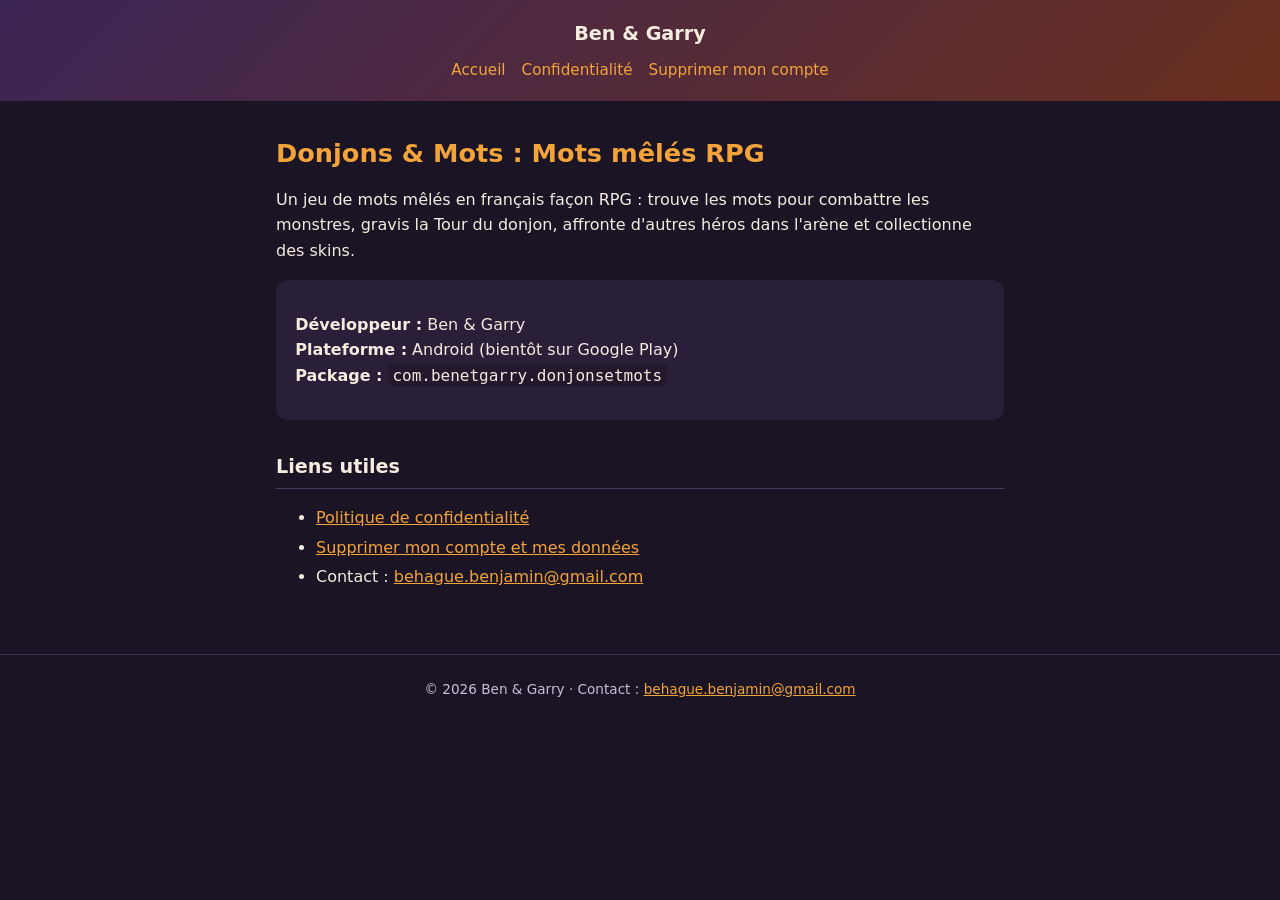
<file: index.html>
<!doctype html><html lang="fr"><head><meta charset="utf-8"><meta name="viewport" content="width=device-width,initial-scale=1"><title>Ben & Garry – Donjons & Mots</title><link rel="stylesheet" href="style.css"></head><body>
<header><a href="">Ben &amp; Garry</a><nav><a href="">Accueil</a><a href="confidentialite/">Confidentialité</a><a href="suppression-compte/">Supprimer mon compte</a></nav></header>
<main><h1>Donjons &amp; Mots : Mots mêlés RPG</h1>
<p>Un jeu de mots mêlés en français façon RPG : trouve les mots pour combattre les monstres, gravis la Tour du donjon, affronte d'autres héros dans l'arène et collectionne des skins.</p>
<div class="card"><p><strong>Développeur :</strong> Ben &amp; Garry<br><strong>Plateforme :</strong> Android (bientôt sur Google Play)<br><strong>Package :</strong> <code>com.benetgarry.donjonsetmots</code></p></div>
<h2>Liens utiles</h2>
<ul><li><a href="confidentialite/">Politique de confidentialité</a></li><li><a href="suppression-compte/">Supprimer mon compte et mes données</a></li><li>Contact : <a href="mailto:behague.benjamin@gmail.com">behague.benjamin@gmail.com</a></li></ul>
</main><footer>© 2026 Ben &amp; Garry · Contact : <a href="mailto:behague.benjamin@gmail.com">behague.benjamin@gmail.com</a></footer></body></html>
</file>
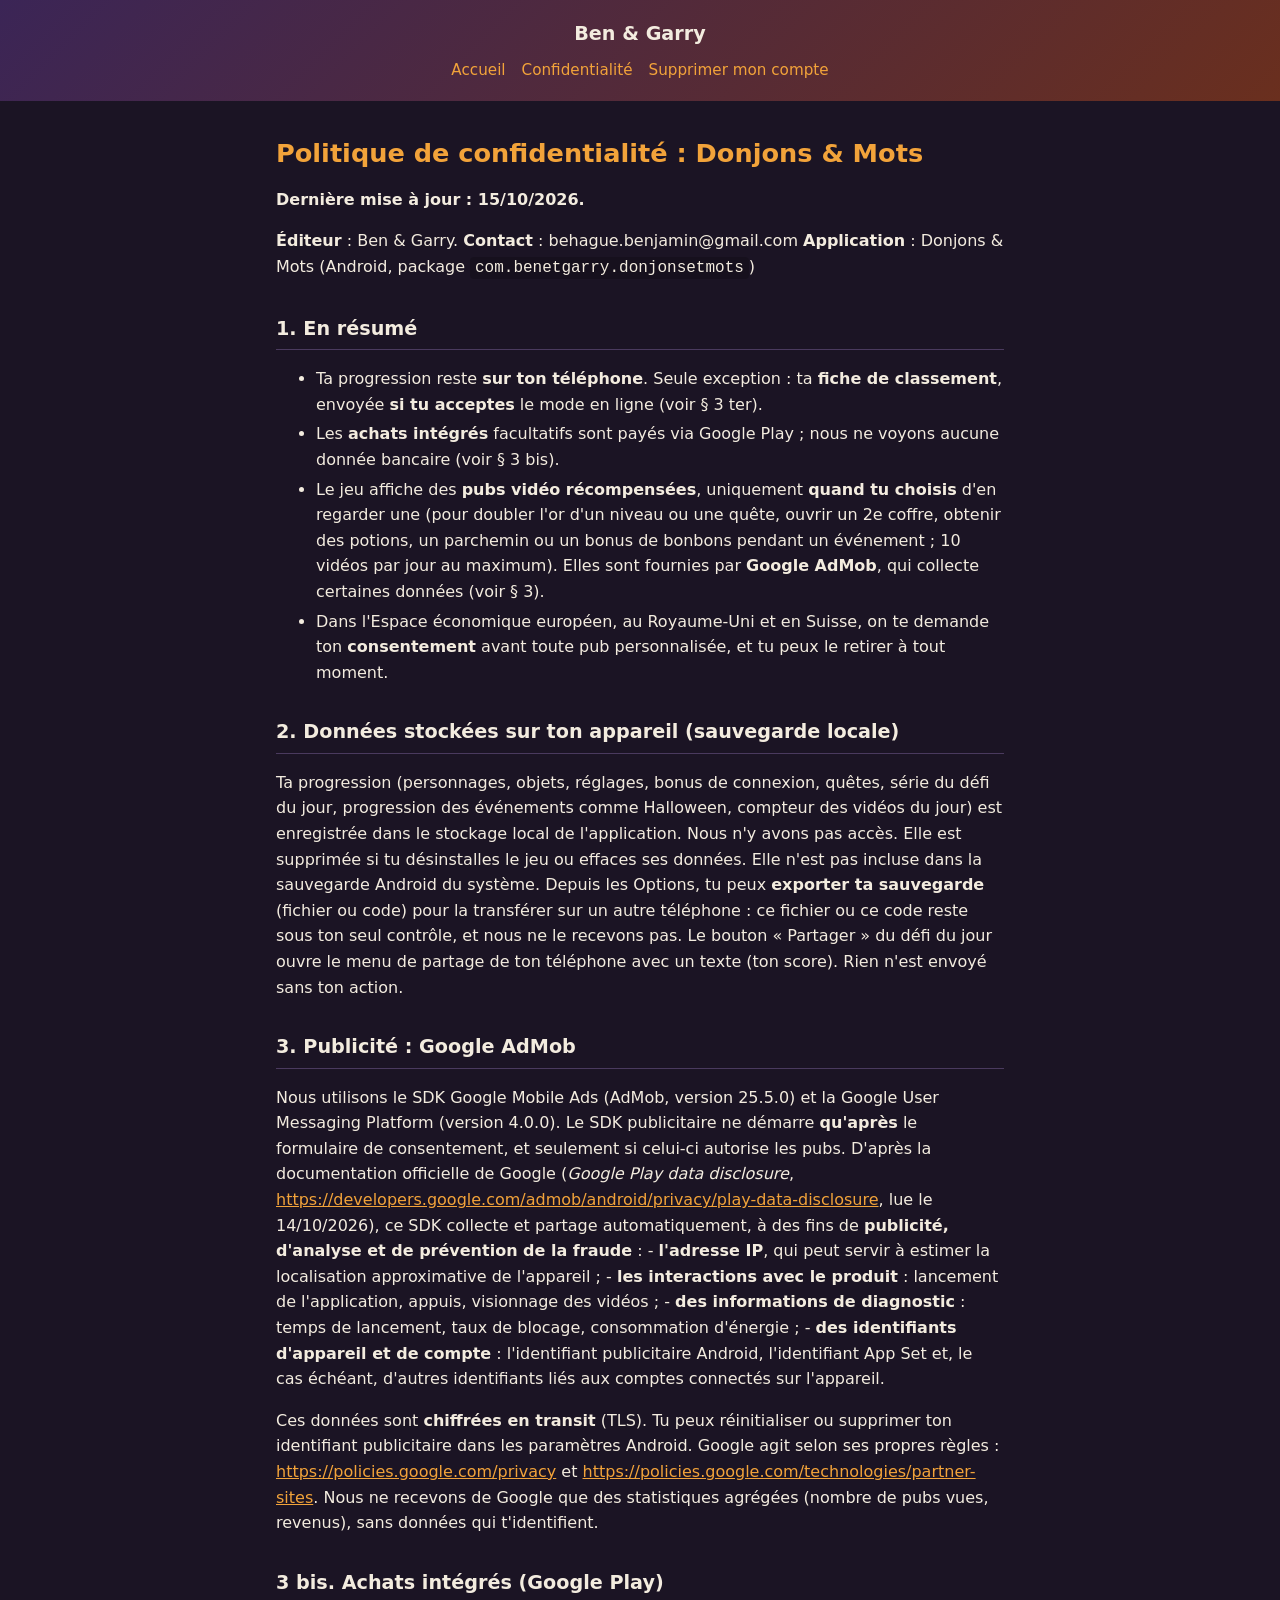
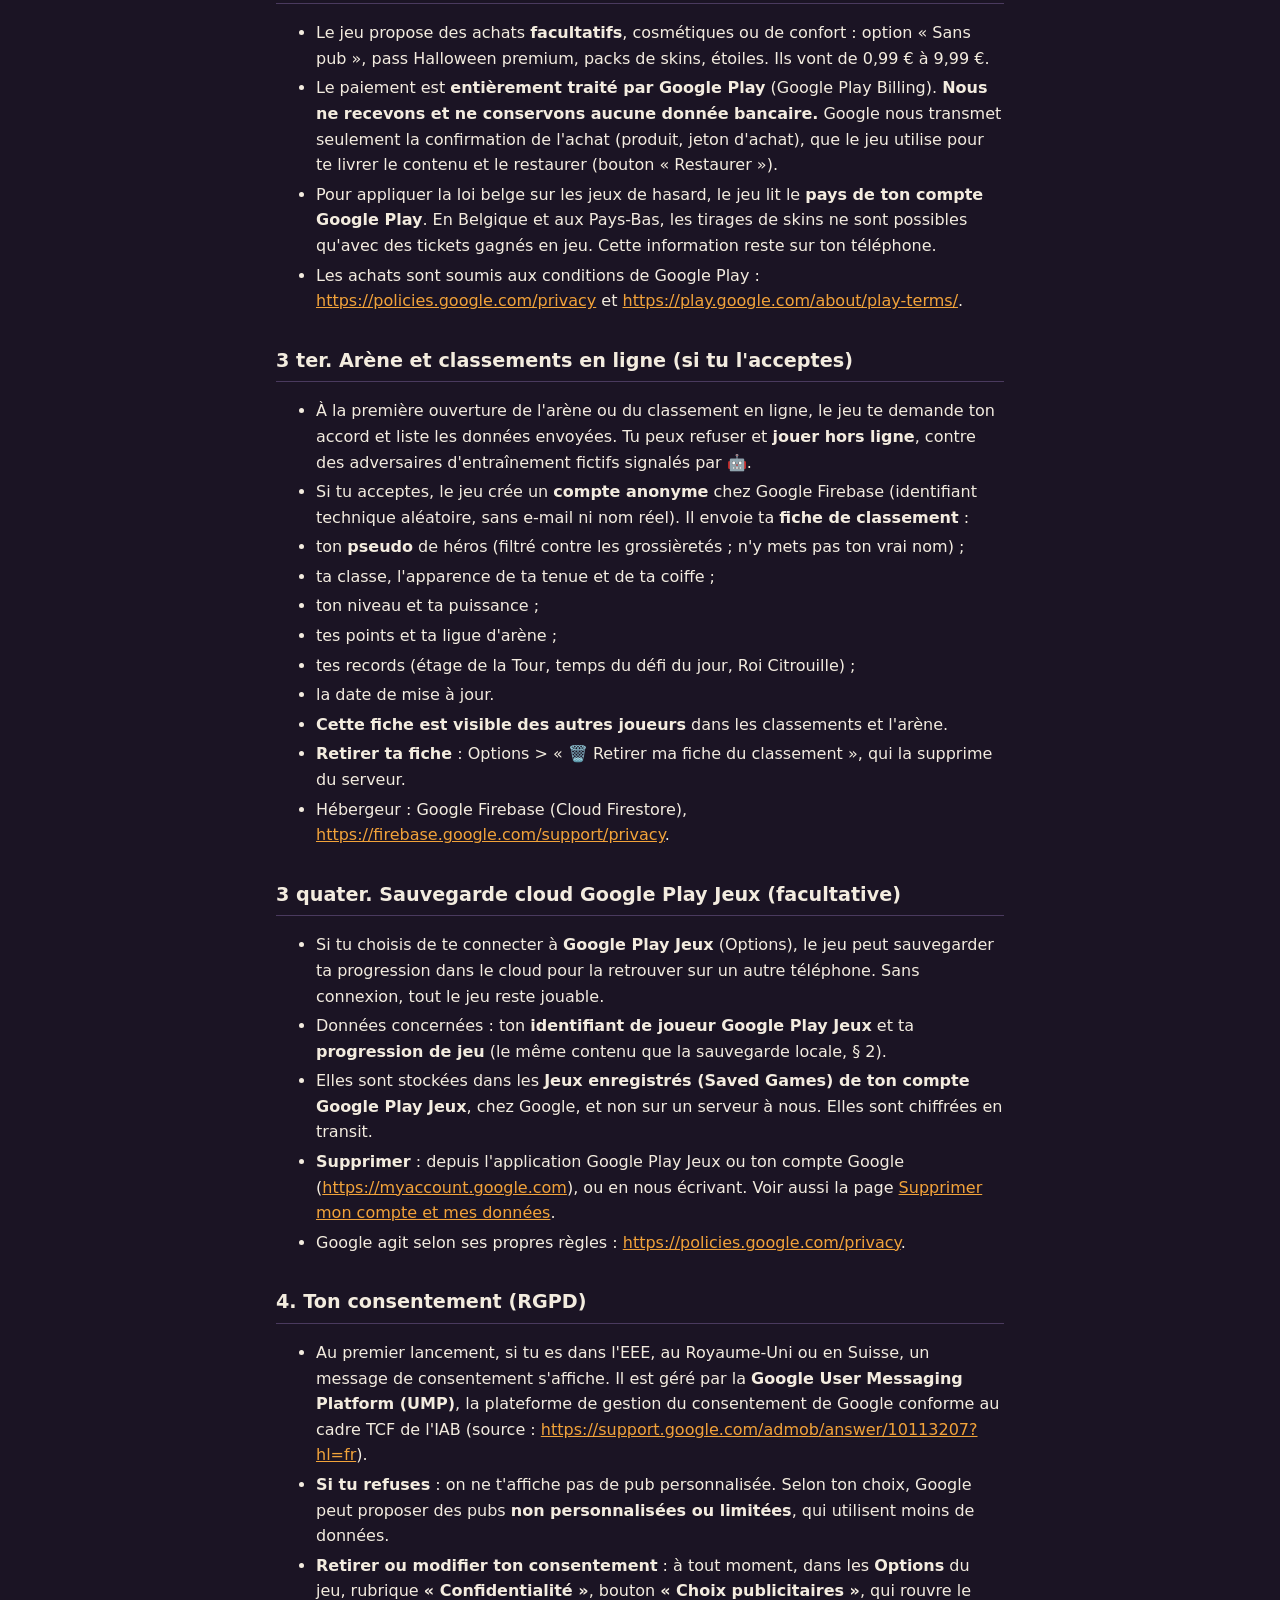
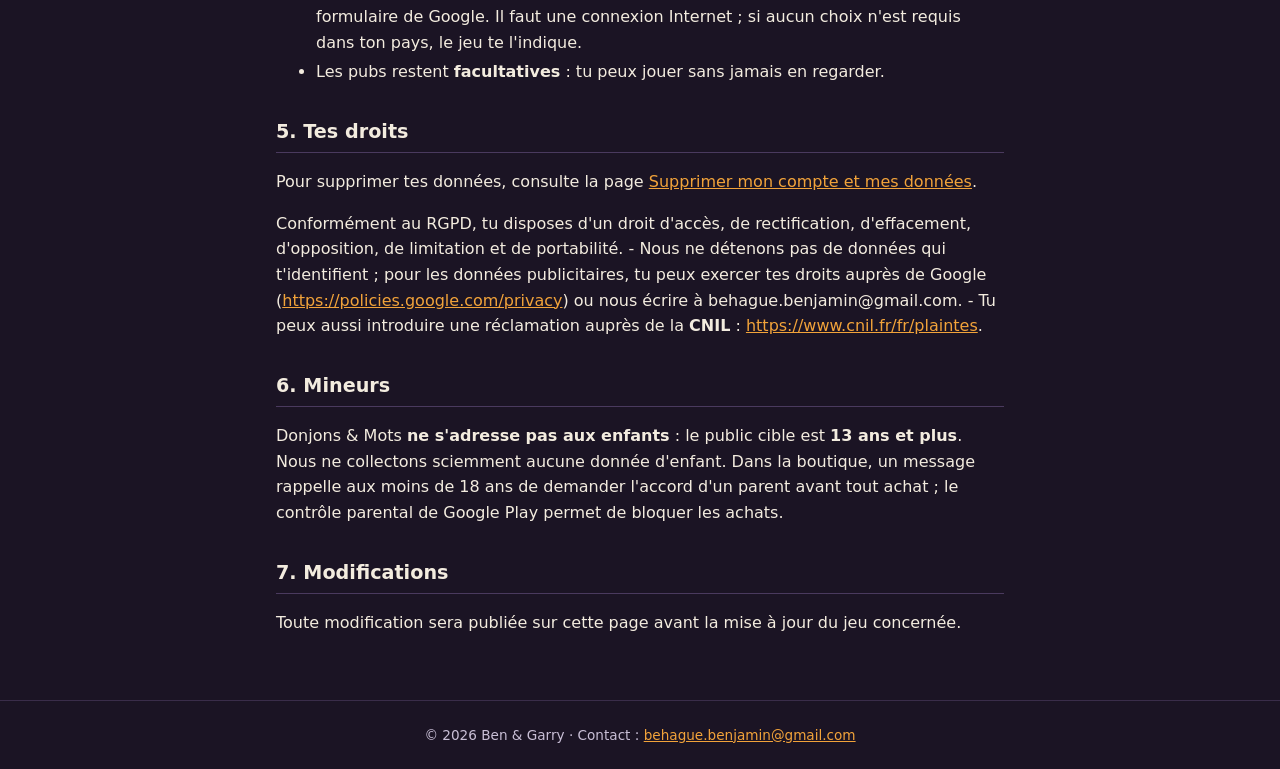
<file: confidentialite/index.html>
<!doctype html><html lang="fr"><head><meta charset="utf-8"><meta name="viewport" content="width=device-width,initial-scale=1"><title>Politique de confidentialité – Donjons & Mots</title><link rel="stylesheet" href="../style.css"></head><body>
<header><a href="../">Ben &amp; Garry</a><nav><a href="../">Accueil</a><a href="../confidentialite/">Confidentialité</a><a href="../suppression-compte/">Supprimer mon compte</a></nav></header>
<main><h1>Politique de confidentialité : Donjons &amp; Mots</h1>
<p><strong>Dernière mise à jour : 15/10/2026.</strong></p>
<p><strong>Éditeur</strong> : Ben &amp; Garry. <strong>Contact</strong> : behague.benjamin@gmail.com
<strong>Application</strong> : Donjons &amp; Mots (Android, package <code>com.benetgarry.donjonsetmots</code>)</p>
<h2>1. En résumé</h2>
<ul>
<li>Ta progression reste <strong>sur ton téléphone</strong>. Seule exception : ta <strong>fiche de classement</strong>, envoyée <strong>si tu acceptes</strong> le mode en ligne (voir § 3 ter).</li>
<li>Les <strong>achats intégrés</strong> facultatifs sont payés via Google Play ; nous ne voyons aucune donnée bancaire (voir § 3 bis).</li>
<li>Le jeu affiche des <strong>pubs vidéo récompensées</strong>, uniquement <strong>quand tu choisis</strong> d'en regarder une (pour doubler l'or d'un niveau ou une quête, ouvrir un 2e coffre, obtenir des potions, un parchemin ou un bonus de bonbons pendant un événement ; 10 vidéos par jour au maximum). Elles sont fournies par <strong>Google AdMob</strong>, qui collecte certaines données (voir § 3).</li>
<li>Dans l'Espace économique européen, au Royaume-Uni et en Suisse, on te demande ton <strong>consentement</strong> avant toute pub personnalisée, et tu peux le retirer à tout moment.</li>
</ul>
<h2>2. Données stockées sur ton appareil (sauvegarde locale)</h2>
<p>Ta progression (personnages, objets, réglages, bonus de connexion, quêtes, série du défi du jour, progression des événements comme Halloween, compteur des vidéos du jour) est enregistrée dans le stockage local de l'application. Nous n'y avons pas accès. Elle est supprimée si tu désinstalles le jeu ou effaces ses données. Elle n'est pas incluse dans la sauvegarde Android du système.
Depuis les Options, tu peux <strong>exporter ta sauvegarde</strong> (fichier ou code) pour la transférer sur un autre téléphone : ce fichier ou ce code reste sous ton seul contrôle, et nous ne le recevons pas.
Le bouton « Partager » du défi du jour ouvre le menu de partage de ton téléphone avec un texte (ton score). Rien n'est envoyé sans ton action.</p>
<h2>3. Publicité : Google AdMob</h2>
<p>Nous utilisons le SDK Google Mobile Ads (AdMob, version 25.5.0) et la Google User Messaging Platform (version 4.0.0). Le SDK publicitaire ne démarre <strong>qu'après</strong> le formulaire de consentement, et seulement si celui-ci autorise les pubs. D'après la documentation officielle de Google (<em>Google Play data disclosure</em>, <a href="https://developers.google.com/admob/android/privacy/play-data-disclosure">https://developers.google.com/admob/android/privacy/play-data-disclosure</a>, lue le 14/10/2026), ce SDK collecte et partage automatiquement, à des fins de <strong>publicité, d'analyse et de prévention de la fraude</strong> :
- <strong>l'adresse IP</strong>, qui peut servir à estimer la localisation approximative de l'appareil ;
- <strong>les interactions avec le produit</strong> : lancement de l'application, appuis, visionnage des vidéos ;
- <strong>des informations de diagnostic</strong> : temps de lancement, taux de blocage, consommation d'énergie ;
- <strong>des identifiants d'appareil et de compte</strong> : l'identifiant publicitaire Android, l'identifiant App Set et, le cas échéant, d'autres identifiants liés aux comptes connectés sur l'appareil.</p>
<p>Ces données sont <strong>chiffrées en transit</strong> (TLS). Tu peux réinitialiser ou supprimer ton identifiant publicitaire dans les paramètres Android.
Google agit selon ses propres règles : <a href="https://policies.google.com/privacy">https://policies.google.com/privacy</a> et <a href="https://policies.google.com/technologies/partner-sites">https://policies.google.com/technologies/partner-sites</a>.
Nous ne recevons de Google que des statistiques agrégées (nombre de pubs vues, revenus), sans données qui t'identifient.</p>
<h2>3 bis. Achats intégrés (Google Play)</h2>
<ul>
<li>Le jeu propose des achats <strong>facultatifs</strong>, cosmétiques ou de confort : option « Sans pub », pass Halloween premium, packs de skins, étoiles. Ils vont de 0,99 € à 9,99 €.</li>
<li>Le paiement est <strong>entièrement traité par Google Play</strong> (Google Play Billing). <strong>Nous ne recevons et ne conservons aucune donnée bancaire.</strong> Google nous transmet seulement la confirmation de l'achat (produit, jeton d'achat), que le jeu utilise pour te livrer le contenu et le restaurer (bouton « Restaurer »).</li>
<li>Pour appliquer la loi belge sur les jeux de hasard, le jeu lit le <strong>pays de ton compte Google Play</strong>. En Belgique et aux Pays-Bas, les tirages de skins ne sont possibles qu'avec des tickets gagnés en jeu. Cette information reste sur ton téléphone.</li>
<li>Les achats sont soumis aux conditions de Google Play : <a href="https://policies.google.com/privacy">https://policies.google.com/privacy</a> et <a href="https://play.google.com/about/play-terms/">https://play.google.com/about/play-terms/</a>.</li>
</ul>
<h2>3 ter. Arène et classements en ligne (si tu l'acceptes)</h2>
<ul>
<li>À la première ouverture de l'arène ou du classement en ligne, le jeu te demande ton accord et liste les données envoyées. Tu peux refuser et <strong>jouer hors ligne</strong>, contre des adversaires d'entraînement fictifs signalés par 🤖.</li>
<li>Si tu acceptes, le jeu crée un <strong>compte anonyme</strong> chez Google Firebase (identifiant technique aléatoire, sans e-mail ni nom réel). Il envoie ta <strong>fiche de classement</strong> :</li>
<li>ton <strong>pseudo</strong> de héros (filtré contre les grossièretés ; n'y mets pas ton vrai nom) ;</li>
<li>ta classe, l'apparence de ta tenue et de ta coiffe ;</li>
<li>ton niveau et ta puissance ;</li>
<li>tes points et ta ligue d'arène ;</li>
<li>tes records (étage de la Tour, temps du défi du jour, Roi Citrouille) ;</li>
<li>la date de mise à jour.</li>
<li><strong>Cette fiche est visible des autres joueurs</strong> dans les classements et l'arène.</li>
<li><strong>Retirer ta fiche</strong> : Options &gt; « 🗑️ Retirer ma fiche du classement », qui la supprime du serveur.</li>
<li>Hébergeur : Google Firebase (Cloud Firestore), <a href="https://firebase.google.com/support/privacy">https://firebase.google.com/support/privacy</a>.</li>
</ul>
<h2>3 quater. Sauvegarde cloud Google Play Jeux (facultative)</h2>
<ul>
<li>Si tu choisis de te connecter à <strong>Google Play Jeux</strong> (Options), le jeu peut sauvegarder ta progression dans le cloud pour la retrouver sur un autre téléphone. Sans connexion, tout le jeu reste jouable.</li>
<li>Données concernées : ton <strong>identifiant de joueur Google Play Jeux</strong> et ta <strong>progression de jeu</strong> (le même contenu que la sauvegarde locale, § 2).</li>
<li>Elles sont stockées dans les <strong>Jeux enregistrés (Saved Games) de ton compte Google Play Jeux</strong>, chez Google, et non sur un serveur à nous. Elles sont chiffrées en transit.</li>
<li><strong>Supprimer</strong> : depuis l'application Google Play Jeux ou ton compte Google (<a href="https://myaccount.google.com">https://myaccount.google.com</a>), ou en nous écrivant. Voir aussi la page <a href="../suppression-compte/">Supprimer mon compte et mes données</a>.</li>
<li>Google agit selon ses propres règles : <a href="https://policies.google.com/privacy">https://policies.google.com/privacy</a>.</li>
</ul>
<h2>4. Ton consentement (RGPD)</h2>
<ul>
<li>Au premier lancement, si tu es dans l'EEE, au Royaume-Uni ou en Suisse, un message de consentement s'affiche. Il est géré par la <strong>Google User Messaging Platform (UMP)</strong>, la plateforme de gestion du consentement de Google conforme au cadre TCF de l'IAB (source : <a href="https://support.google.com/admob/answer/10113207?hl=fr">https://support.google.com/admob/answer/10113207?hl=fr</a>).</li>
<li><strong>Si tu refuses</strong> : on ne t'affiche pas de pub personnalisée. Selon ton choix, Google peut proposer des pubs <strong>non personnalisées ou limitées</strong>, qui utilisent moins de données.</li>
<li><strong>Retirer ou modifier ton consentement</strong> : à tout moment, dans les <strong>Options</strong> du jeu, rubrique <strong>« Confidentialité »</strong>, bouton <strong>« Choix publicitaires »</strong>, qui rouvre le formulaire de Google. Il faut une connexion Internet ; si aucun choix n'est requis dans ton pays, le jeu te l'indique.</li>
<li>Les pubs restent <strong>facultatives</strong> : tu peux jouer sans jamais en regarder.</li>
</ul>
<h2>5. Tes droits</h2>
<p>Pour supprimer tes données, consulte la page <a href="../suppression-compte/">Supprimer mon compte et mes données</a>.</p>
<p>Conformément au RGPD, tu disposes d'un droit d'accès, de rectification, d'effacement, d'opposition, de limitation et de portabilité.
- Nous ne détenons pas de données qui t'identifient ; pour les données publicitaires, tu peux exercer tes droits auprès de Google (<a href="https://policies.google.com/privacy">https://policies.google.com/privacy</a>) ou nous écrire à behague.benjamin@gmail.com.
- Tu peux aussi introduire une réclamation auprès de la <strong>CNIL</strong> : <a href="https://www.cnil.fr/fr/plaintes">https://www.cnil.fr/fr/plaintes</a>.</p>
<h2>6. Mineurs</h2>
<p>Donjons &amp; Mots <strong>ne s'adresse pas aux enfants</strong> : le public cible est <strong>13 ans et plus</strong>. Nous ne collectons sciemment aucune donnée d'enfant. Dans la boutique, un message rappelle aux moins de 18 ans de demander l'accord d'un parent avant tout achat ; le contrôle parental de Google Play permet de bloquer les achats.</p>
<h2>7. Modifications</h2>
<p>Toute modification sera publiée sur cette page avant la mise à jour du jeu concernée.</p></main><footer>© 2026 Ben &amp; Garry · Contact : <a href="mailto:behague.benjamin@gmail.com">behague.benjamin@gmail.com</a></footer></body></html>
</file>
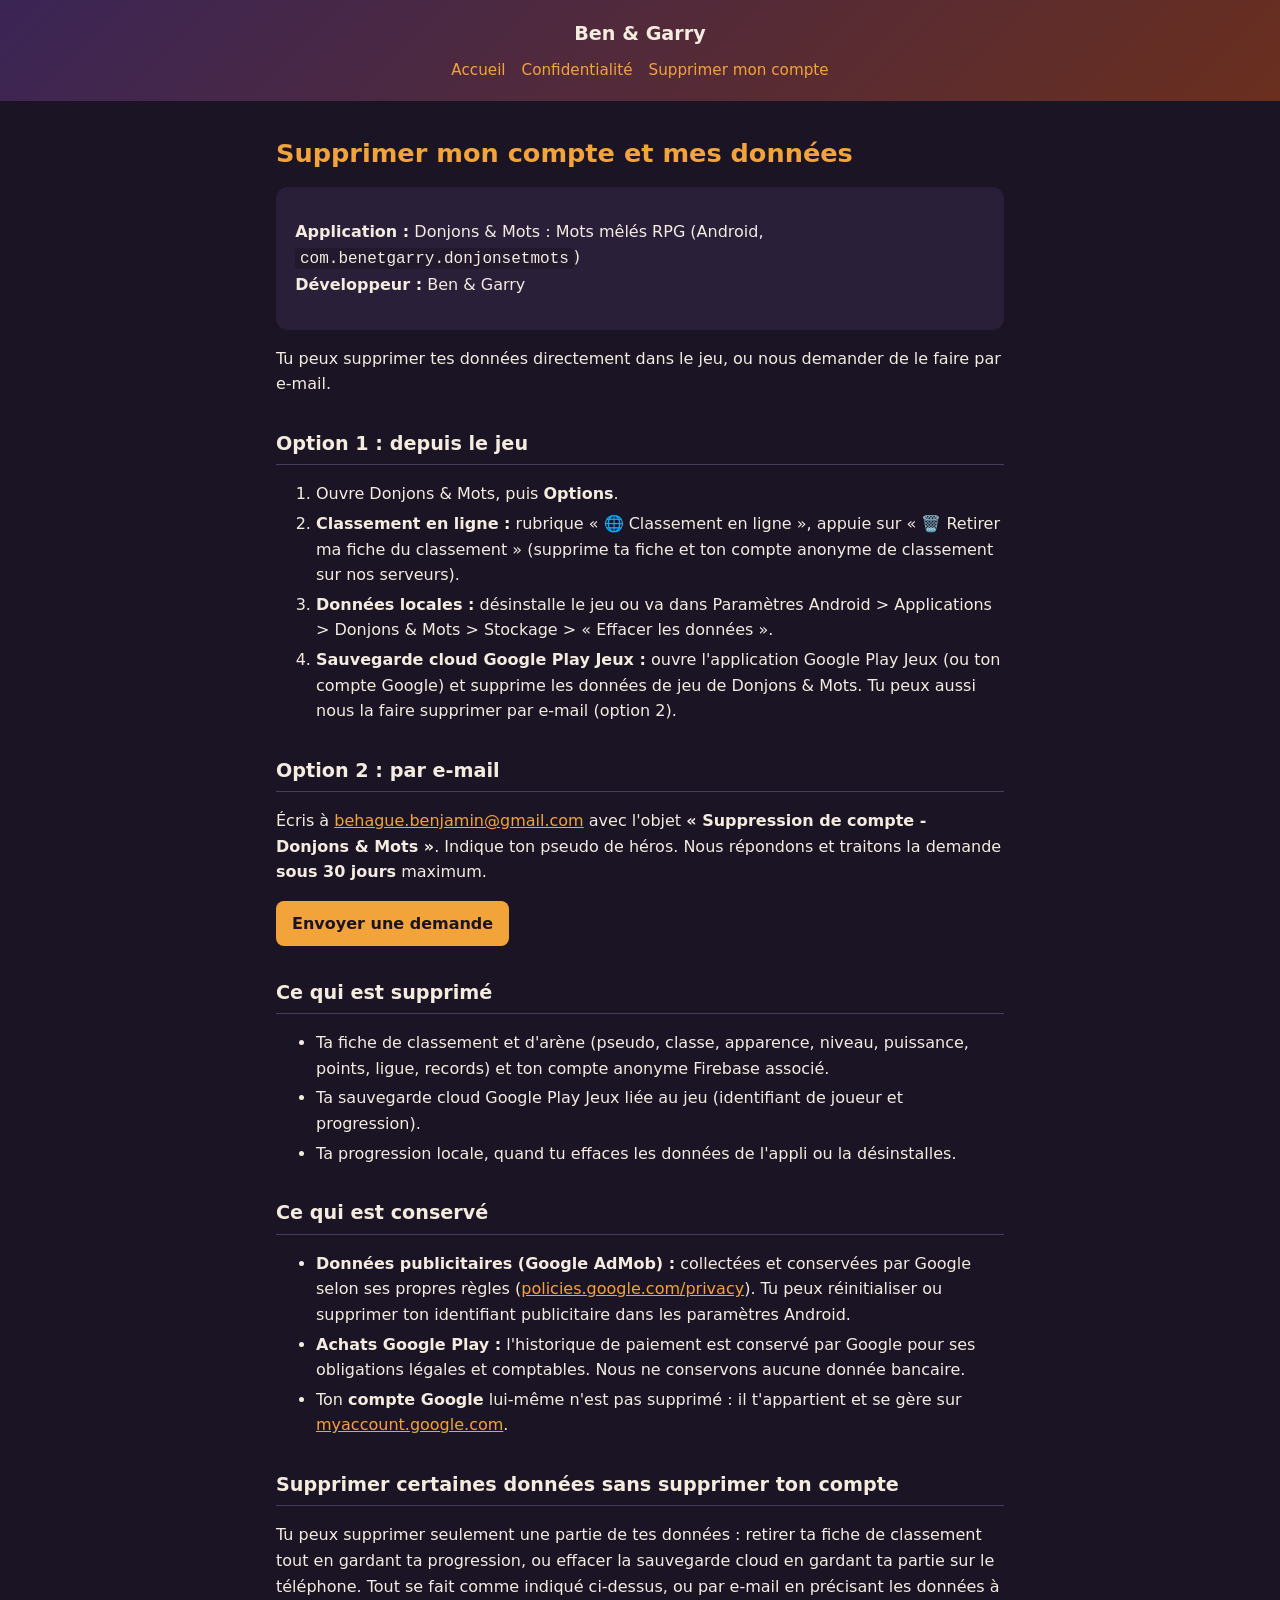
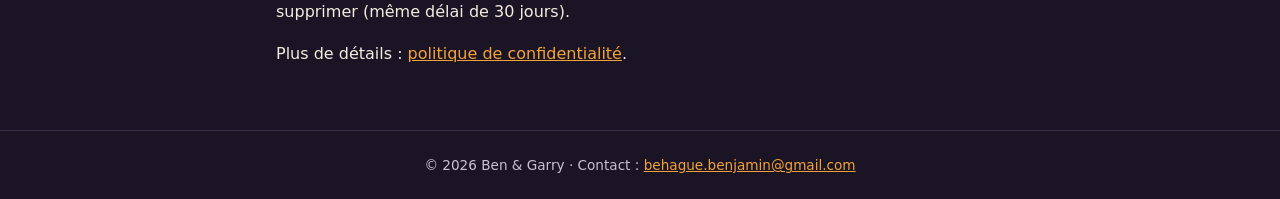
<file: suppression-compte/index.html>
<!doctype html><html lang="fr"><head><meta charset="utf-8"><meta name="viewport" content="width=device-width,initial-scale=1"><title>Supprimer mon compte – Donjons & Mots</title><link rel="stylesheet" href="../style.css"></head><body>
<header><a href="../">Ben &amp; Garry</a><nav><a href="../">Accueil</a><a href="../confidentialite/">Confidentialité</a><a href="../suppression-compte/">Supprimer mon compte</a></nav></header>
<main><h1>Supprimer mon compte et mes données</h1>
<div class="card"><p><strong>Application :</strong> Donjons &amp; Mots : Mots mêlés RPG (Android, <code>com.benetgarry.donjonsetmots</code>)<br><strong>Développeur :</strong> Ben &amp; Garry</p></div>
<p>Tu peux supprimer tes données directement dans le jeu, ou nous demander de le faire par e-mail.</p>
<h2>Option 1 : depuis le jeu</h2>
<ol><li>Ouvre Donjons &amp; Mots, puis <strong>Options</strong>.</li>
<li><strong>Classement en ligne :</strong> rubrique « 🌐 Classement en ligne », appuie sur « 🗑️ Retirer ma fiche du classement » (supprime ta fiche et ton compte anonyme de classement sur nos serveurs).</li>
<li><strong>Données locales :</strong> désinstalle le jeu ou va dans Paramètres Android &gt; Applications &gt; Donjons &amp; Mots &gt; Stockage &gt; « Effacer les données ».</li>
<li><strong>Sauvegarde cloud Google Play Jeux :</strong> ouvre l'application Google Play Jeux (ou ton compte Google) et supprime les données de jeu de Donjons &amp; Mots. Tu peux aussi nous la faire supprimer par e-mail (option 2).</li></ol>
<h2>Option 2 : par e-mail</h2>
<p>Écris à <a href="mailto:behague.benjamin@gmail.com?subject=Suppression%20de%20compte%20-%20Donjons%20%26%20Mots">behague.benjamin@gmail.com</a> avec l'objet <strong>« Suppression de compte - Donjons &amp; Mots »</strong>. Indique ton pseudo de héros. Nous répondons et traitons la demande <strong>sous 30 jours</strong> maximum.</p>
<p><a class="btn" href="mailto:behague.benjamin@gmail.com?subject=Suppression%20de%20compte%20-%20Donjons%20%26%20Mots">Envoyer une demande</a></p>
<h2>Ce qui est supprimé</h2>
<ul><li>Ta fiche de classement et d'arène (pseudo, classe, apparence, niveau, puissance, points, ligue, records) et ton compte anonyme Firebase associé.</li>
<li>Ta sauvegarde cloud Google Play Jeux liée au jeu (identifiant de joueur et progression).</li>
<li>Ta progression locale, quand tu effaces les données de l'appli ou la désinstalles.</li></ul>
<h2>Ce qui est conservé</h2>
<ul><li><strong>Données publicitaires (Google AdMob) :</strong> collectées et conservées par Google selon ses propres règles (<a href="https://policies.google.com/privacy">policies.google.com/privacy</a>). Tu peux réinitialiser ou supprimer ton identifiant publicitaire dans les paramètres Android.</li>
<li><strong>Achats Google Play :</strong> l'historique de paiement est conservé par Google pour ses obligations légales et comptables. Nous ne conservons aucune donnée bancaire.</li>
<li>Ton <strong>compte Google</strong> lui-même n'est pas supprimé : il t'appartient et se gère sur <a href="https://myaccount.google.com">myaccount.google.com</a>.</li></ul>
<h2>Supprimer certaines données sans supprimer ton compte</h2>
<p>Tu peux supprimer seulement une partie de tes données : retirer ta fiche de classement tout en gardant ta progression, ou effacer la sauvegarde cloud en gardant ta partie sur le téléphone. Tout se fait comme indiqué ci-dessus, ou par e-mail en précisant les données à supprimer (même délai de 30 jours).</p>
<p>Plus de détails : <a href="../confidentialite/">politique de confidentialité</a>.</p>
</main><footer>© 2026 Ben &amp; Garry · Contact : <a href="mailto:behague.benjamin@gmail.com">behague.benjamin@gmail.com</a></footer></body></html>
</file>
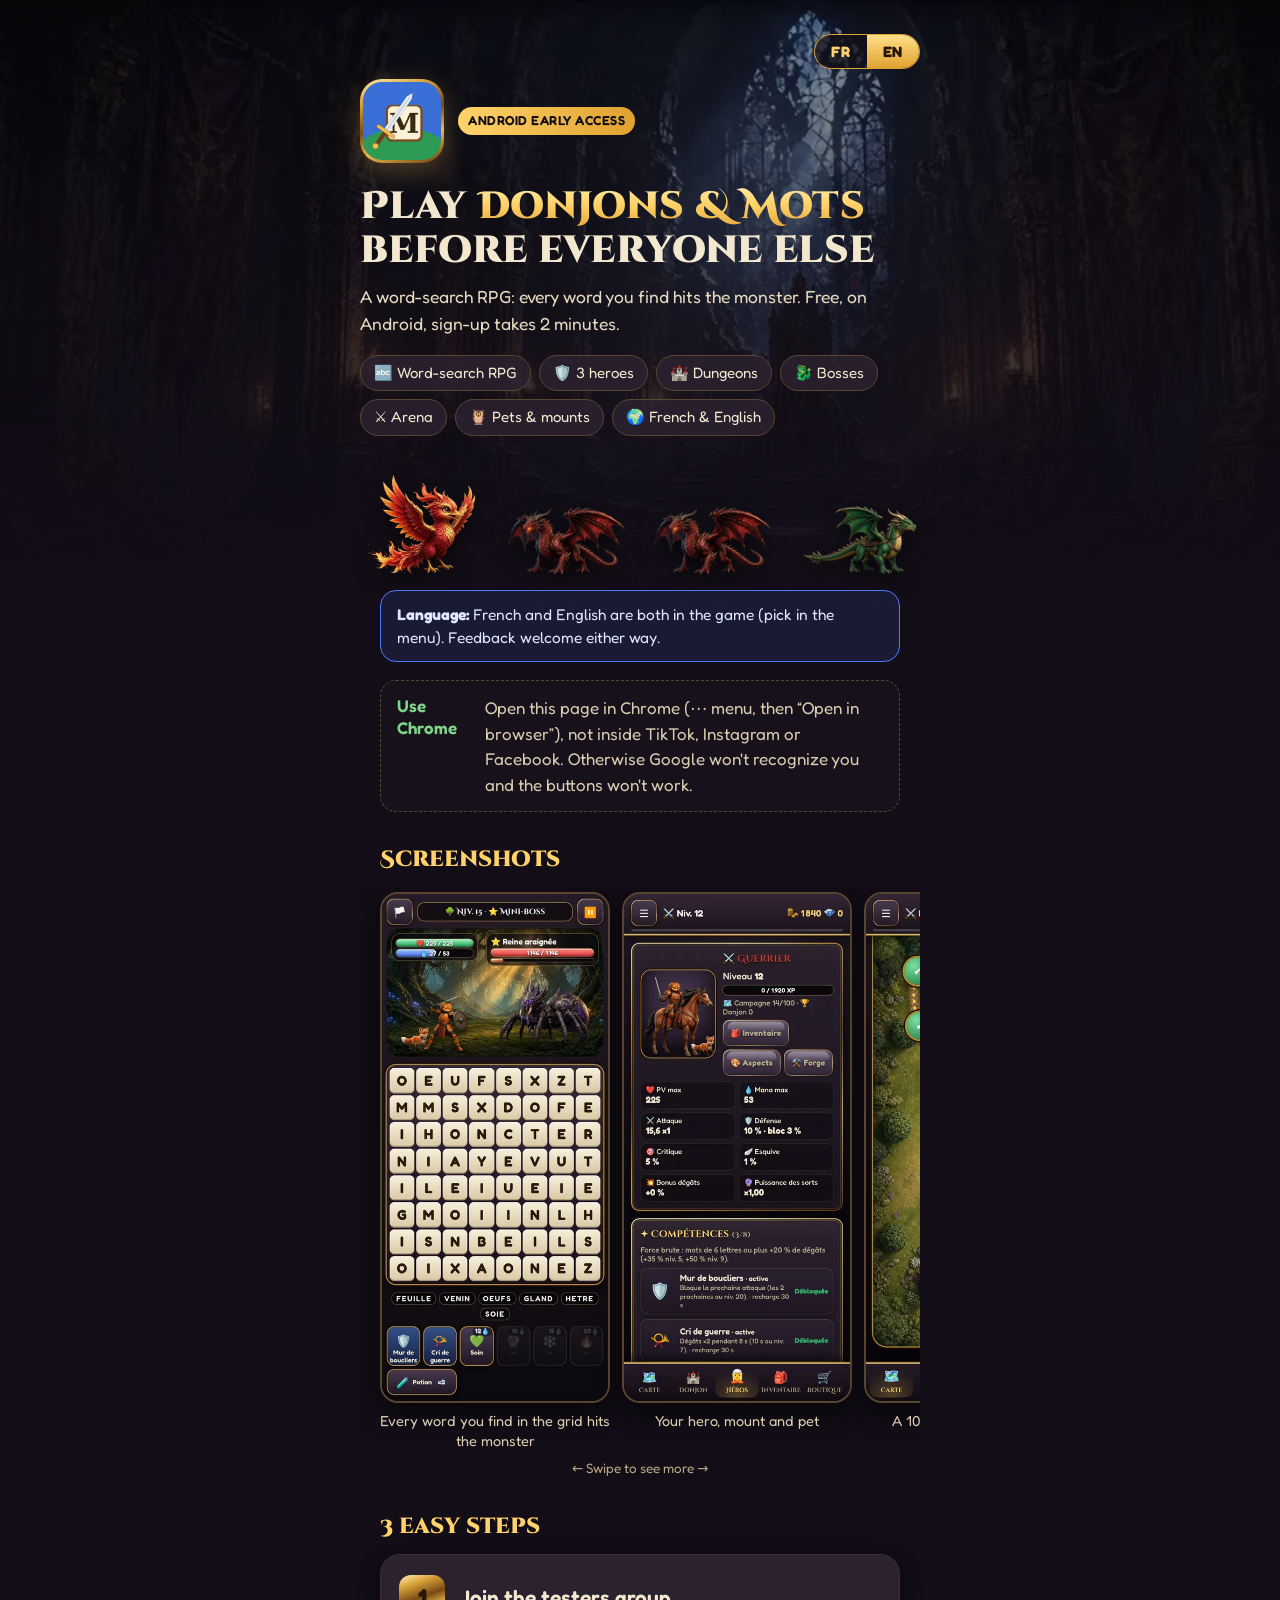
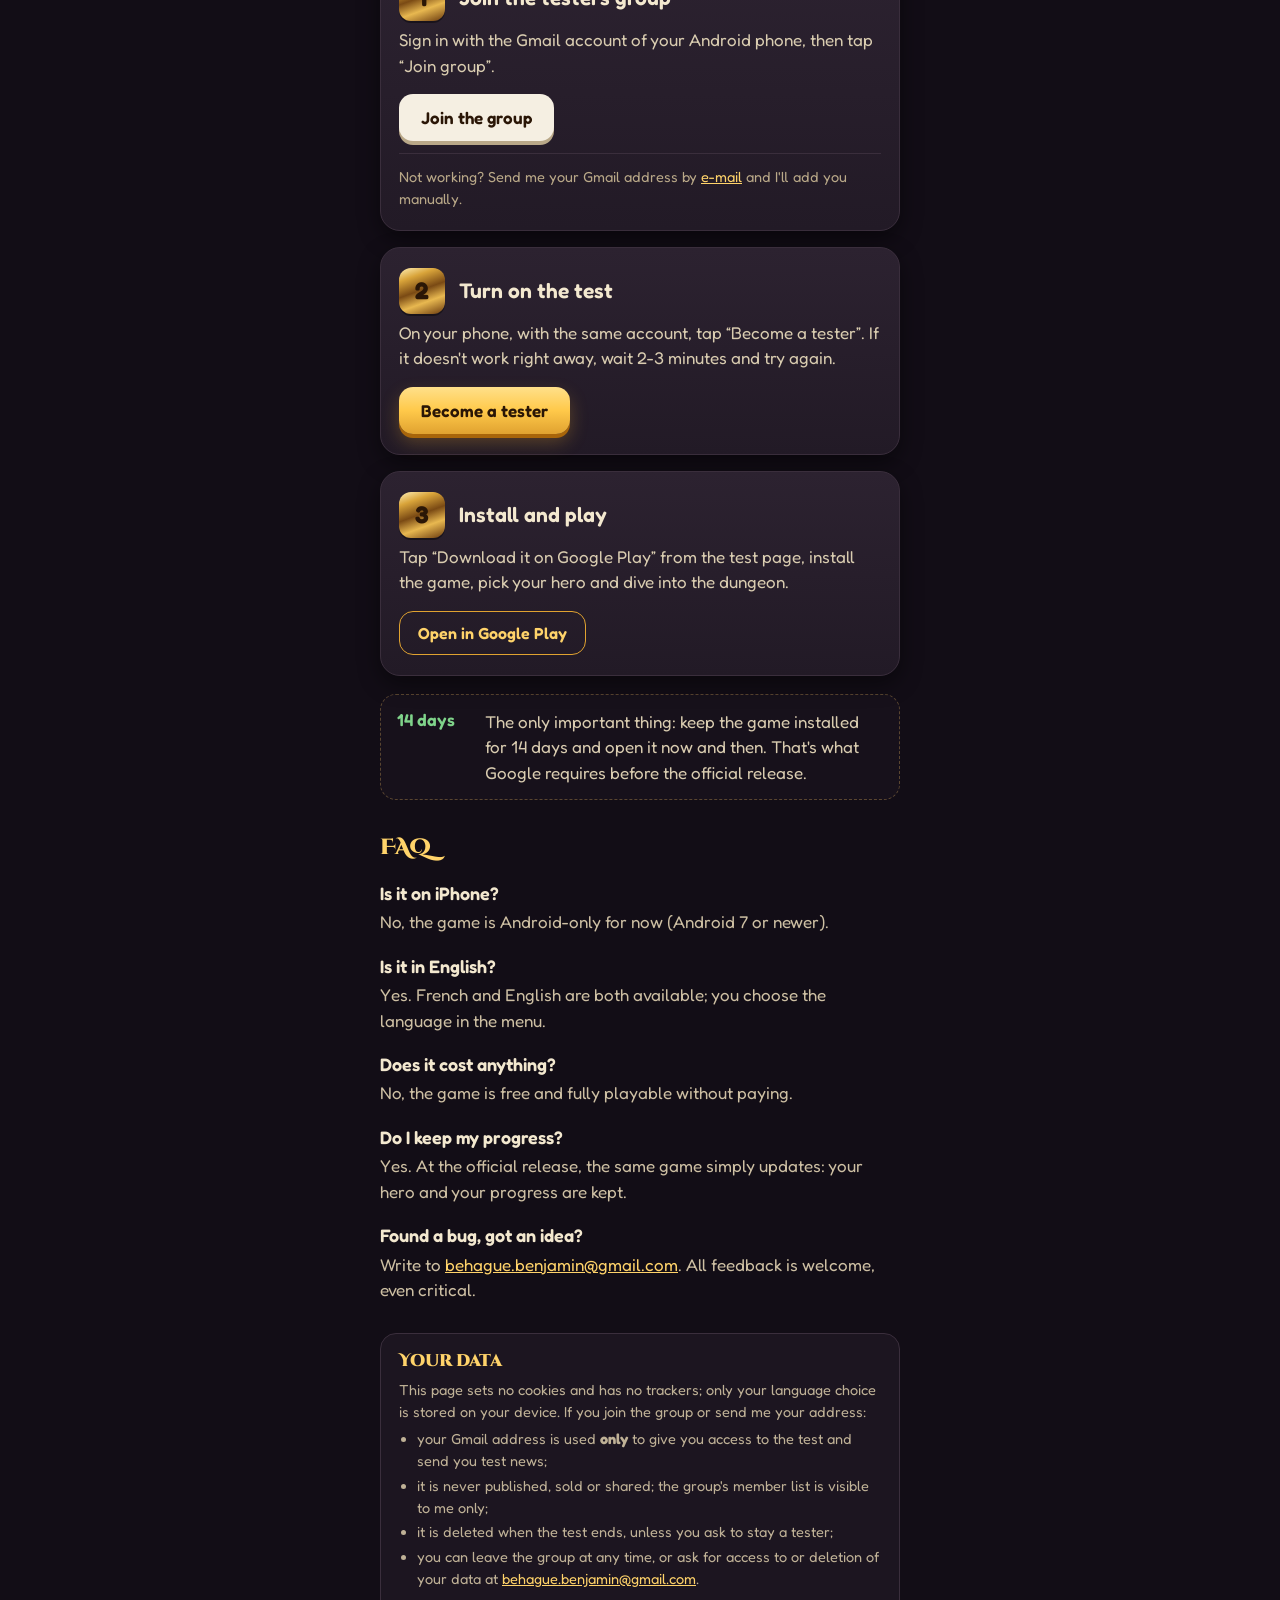
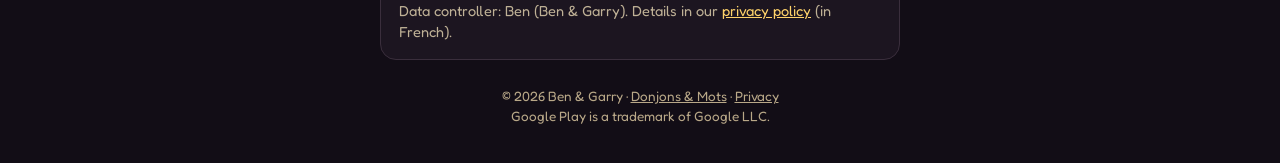
<file: testeurs/index.html>
<!doctype html>
<html lang="fr" class="l-fr">
<head>
<meta charset="utf-8">
<meta name="viewport" content="width=device-width,initial-scale=1,viewport-fit=cover">
<title>Teste Donjons &amp; Mots avant tout le monde – Avant-première Android</title>
<meta name="description" content="Deviens testeur de Donjons &amp; Mots, le jeu de mots mêlés RPG en français. Android, gratuit, inscription en 2 minutes. / Become a tester of Donjons &amp; Mots, a word-search RPG for Android. Free.">
<meta name="theme-color" content="#120d16">
<meta name="robots" content="noindex">
<meta property="og:title" content="Teste Donjons &amp; Mots avant tout le monde">
<meta property="og:description" content="Le jeu de mots mêlés RPG en français. Android, gratuit, inscription en 2 minutes.">
<meta property="og:image" content="https://benito344.github.io/donjonsetmots/testeurs/og-banniere.jpg">
<meta property="og:url" content="https://benito344.github.io/donjonsetmots/testeurs/">
<meta property="og:type" content="website">
<link rel="icon" href="favicon.png">
<link rel="apple-touch-icon" href="apple-touch-icon.png">
<link rel="preload" href="cinzel-deco-900.woff2" as="font" type="font/woff2" crossorigin>
<script>
/* ===================================================================
   ⚠️  À COMPLÉTER PAR BEN AVANT LA MISE EN LIGNE
   Colle ici l'adresse de ton Google Group, par exemple :
   https://groups.google.com/g/donjons-et-mots-testeurs
   Tant que c'est vide, le bouton « Rejoindre le groupe » reste grisé
   et la page propose d'envoyer son Gmail par e-mail à la place.
   =================================================================== */
window.GROUPE_URL = "https://groups.google.com/g/donjons-et-mots-testeurs";

/* Langue : ?lang=fr|en, sinon choix mémorisé, sinon langue du navigateur (français → FR, autre → EN). */
(function(){
  var l = null, q = (location.search.match(/[?&]lang=(fr|en)/) || [])[1];
  try { l = q || localStorage.getItem("dm-lang"); } catch(e) { l = q; }
  if (l !== "fr" && l !== "en") {
    var n = (navigator.languages && navigator.languages[0]) || navigator.language || "fr";
    l = /^fr/i.test(n) ? "fr" : "en";
  }
  var h = document.documentElement; h.className = "l-" + l; h.lang = l;
})();
</script>
<style>
@font-face{font-family:"Cinzel Decorative";src:url(cinzel-deco-900.woff2) format("woff2");font-weight:900;font-display:swap}
@font-face{font-family:"Fredoka";src:url(fredoka.woff2) format("woff2");font-weight:300 700;font-display:swap}
:root{
  --bg:#120d16;--bg2:#1c1520;--card:#221a26;--card2:#2c2230;--line:#5a4630;--line2:#3a2e3c;
  --ink:#f3e8cf;--muted:#b9a888;--gold:#ffd36a;--gold2:#e0a230;--gold3:#a8650a;--pumpkin:#ff8a2a;--green:#7fd38a;
  --frame:linear-gradient(160deg,#fff0b8 0%,#d9a43a 22%,#7a4a14 48%,#e8b850 70%,#6a3a0e 100%);
  --title:"Cinzel Decorative",Georgia,serif;--text:"Fredoka",system-ui,-apple-system,"Segoe UI",Roboto,sans-serif;
}
*{box-sizing:border-box}
html{-webkit-text-size-adjust:100%}
body{margin:0;background:var(--bg);color:var(--ink);font:400 17px/1.5 var(--text)}
a{color:var(--gold)}
.hero{position:relative;padding:28px 20px 8px;background:
  linear-gradient(180deg,rgba(18,13,22,.35) 0%,rgba(18,13,22,.8) 55%,var(--bg) 100%),
  url(fond-donjon.webp) center top/cover no-repeat}
.wrap{max-width:560px;margin:0 auto;padding:0 20px}
.hero .wrap{padding:0}
.brand{display:flex;align-items:center;gap:14px}
.icon{width:84px;height:84px;border-radius:22px;padding:3px;background:var(--frame);box-shadow:0 8px 26px rgba(255,190,80,.28)}
.icon img{display:block;width:100%;height:100%;border-radius:19px}
.tag{display:inline-block;font-size:13px;font-weight:600;letter-spacing:.04em;text-transform:uppercase;color:var(--bg);background:linear-gradient(90deg,var(--gold),var(--gold2));padding:4px 10px;border-radius:999px}
h1{font:900 31px/1.15 var(--title);margin:22px 0 12px;letter-spacing:.01em}
h1 .gold{background:linear-gradient(180deg,#fff0b8,#ffd36a 45%,#e0a230);-webkit-background-clip:text;background-clip:text;color:transparent}
.lead{color:#e6dac0;margin:0 0 18px;font-size:17.5px}
.pills{display:flex;flex-wrap:wrap;gap:8px;margin:0 0 22px;padding:0;list-style:none}
.pills li{border:1px solid var(--line);background:rgba(44,34,48,.85);border-radius:999px;padding:6px 13px;font-size:15px;white-space:nowrap}
.pills li.hw{border-color:#b55a1a;color:#ffc08a}
.strip{display:flex;justify-content:space-between;align-items:flex-end;margin:0 0 4px}
.strip img{width:24%;max-width:120px;height:auto;filter:drop-shadow(0 6px 10px rgba(0,0,0,.6))}
.note{border:1.5px dashed var(--line);border-radius:16px;padding:14px 16px;display:flex;gap:14px;margin:18px 0;background:rgba(28,21,32,.6)}
.note b.k{flex:0 0 74px;color:var(--green);font-weight:600;line-height:1.3}
.note p{margin:0;color:#d9ccb0}
.note.inapp b.k{color:var(--pumpkin)}
.note.inapp{border-color:var(--pumpkin);border-style:solid;background:rgba(80,40,10,.35)}
.note.ios{border-color:#c2554d;border-style:solid}
.hide{display:none!important}
h2{font:900 22px/1.25 var(--title);margin:34px 0 14px;color:var(--gold)}
.step{position:relative;background:linear-gradient(180deg,var(--card2),var(--card));border:1px solid var(--line2);border-radius:20px;padding:20px 18px 20px 18px;margin:0 0 16px;box-shadow:0 8px 22px rgba(0,0,0,.45)}
.step .hd{display:flex;align-items:center;gap:14px;margin-bottom:6px}
.num{flex:0 0 46px;height:46px;border-radius:12px;background:var(--frame);display:grid;place-items:center;font:700 24px/1 var(--text);color:#2a1606;box-shadow:0 2px 0 rgba(0,0,0,.4)}
.step h3{font:600 21px/1.25 var(--text);margin:0}
.step p{margin:6px 0 12px;color:#d9ccb0}
.btn{display:inline-block;text-decoration:none;font:600 17px/1 var(--text);padding:15px 22px;border-radius:14px;margin-top:4px;text-align:center}
.btn.gold{color:#2a1606;background:linear-gradient(180deg,#ffe08a,#ffc94a 50%,#e0a230);box-shadow:0 4px 0 var(--gold3),0 8px 18px rgba(224,162,48,.3)}
.btn.light{color:#2a1606;background:#f5efe2;box-shadow:0 4px 0 #b9a888}
.btn.ghost{color:var(--gold);border:1.5px solid var(--gold2);padding:13px 18px;font-size:16px}
.btn.off{background:#3a3040;color:#9b8ea0;box-shadow:none;pointer-events:none}
.small{font-size:14.5px;color:var(--muted)}
.fallback{margin-top:12px;padding-top:12px;border-top:1px solid var(--line2)}
.shot{display:flex;gap:14px;align-items:center;margin:8px 0 0}
.shot img{width:46%;max-width:200px;border-radius:16px;border:2px solid var(--line);box-shadow:0 10px 24px rgba(0,0,0,.55)}
.shot p{margin:0;color:#d9ccb0;font-size:16px}
.faq h3{font:600 18px/1.3 var(--text);margin:20px 0 4px;color:var(--ink)}
.faq p{margin:0;color:#cdbfa3}
.rgpd{background:var(--bg2);border:1px solid var(--line2);border-radius:16px;padding:16px 18px;margin:30px 0 0;font-size:14.5px;color:#bfb196}
.rgpd h2{font-size:17px;margin:0 0 8px}
.rgpd ul{margin:6px 0 0;padding-left:18px}
.rgpd li{margin:3px 0}
footer{text-align:center;color:var(--muted);font-size:13.5px;padding:26px 20px 36px}
footer a{color:var(--muted)}
@media (min-width:600px){h1{font-size:38px}.hero{padding-top:44px}}

.fr,.en{}
html.l-fr .en,html.l-en .fr{display:none!important}
.topbar{display:flex;justify-content:flex-end;margin:-10px 0 10px}
.lang{display:inline-flex;border:1.5px solid var(--gold2);border-radius:999px;overflow:hidden;background:rgba(18,13,22,.75)}
.lang button{font:700 15px/1 var(--text);letter-spacing:.06em;color:var(--gold);background:none;border:0;padding:9px 15px;cursor:pointer;min-width:52px}
html.l-fr .lang [data-l=fr],html.l-en .lang [data-l=en]{background:linear-gradient(180deg,#ffe08a,#e0a230);color:#2a1606}
.gallery{display:flex;gap:12px;overflow-x:auto;scroll-snap-type:x mandatory;-webkit-overflow-scrolling:touch;padding:4px 20px 14px;margin:0 -20px;scrollbar-width:none}
.gallery::-webkit-scrollbar{display:none}
.gallery figure{flex:0 0 62%;max-width:230px;margin:0;scroll-snap-align:center}
.gallery img{display:block;width:100%;height:auto;aspect-ratio:420/934;border-radius:18px;border:2px solid var(--line);box-shadow:0 10px 24px rgba(0,0,0,.55);background:#000}
.gallery figcaption{font-size:14.5px;color:#d9ccb0;margin-top:8px;line-height:1.35;text-align:center}
.swipe{font-size:13.5px;color:var(--muted);margin:-6px 0 0;text-align:center}
.enote{border:1.5px solid #4f7cff;border-radius:16px;padding:12px 16px;margin:0 0 16px;background:rgba(40,52,110,.35);color:#dfe6ff;font-size:15.5px}
</style>
</head>
<body>

<header class="hero">
 <div class="wrap">
  <div class="topbar">
   <div class="lang" role="group" aria-label="Langue / Language">
    <button type="button" data-l="fr" aria-label="Français">FR</button><button type="button" data-l="en" aria-label="English">EN</button>
   </div>
  </div>
  <div class="brand">
   <div class="icon"><img src="icone.webp" width="78" height="78" alt="Donjons &amp; Mots"></div>
   <span class="tag"><span class="fr">Avant-première Android</span><span class="en">Android early access</span></span>
  </div>
  <h1 class="fr">Teste <span class="gold">Donjons &amp; Mots</span> avant tout le monde</h1>
  <h1 class="en">Play <span class="gold">Donjons &amp; Mots</span> before everyone else</h1>
  <p class="lead fr">Le jeu de mots mêlés façon RPG, en français : chaque mot trouvé frappe le monstre. Gratuit, sur Android, inscription en 2&nbsp;minutes.</p>
  <p class="lead en">A word-search RPG: every word you find hits the monster. Free, on Android, sign-up takes 2&nbsp;minutes.</p>
  <ul class="pills fr" aria-label="Au programme">
   <li>🔤 Mots mêlés RPG</li><li>🛡️ 3 héros</li><li>🏰 Donjons</li><li>🐉 Boss</li>
   <li>⚔️ Arène</li><li>🦉 Familiers &amp; montures</li><li>🌍 Français &amp; anglais</li>
  </ul>
  <ul class="pills en" aria-label="Features">
   <li>🔤 Word-search RPG</li><li>🛡️ 3 heroes</li><li>🏰 Dungeons</li><li>🐉 Bosses</li>
   <li>⚔️ Arena</li><li>🦉 Pets &amp; mounts</li><li>🌍 French &amp; English</li>
  </ul>
  <div class="strip" aria-hidden="true">
   <img src="phenix.webp" alt="" width="120" height="120">
   <img src="dragon.webp" alt="" width="120" height="120">
   <img src="dragon.webp" alt="" width="120" height="120">
   <img src="monture-dragon.webp" alt="" width="120" height="120">
  </div>
 </div>
</header>

<main class="wrap">

 <div class="enote en"><b>Language:</b> French and English are both in the game (pick in the menu). Feedback welcome either way.</div>

 <div class="note inapp hide" id="inapp">
  <b class="k"><span class="fr">Attention</span><span class="en">Warning</span></b>
  <div><p class="fr">Tu es dans le navigateur de Facebook, Instagram ou TikTok : Google ne te reconnaîtra pas ici.</p>
  <p class="en">You're in the Facebook, Instagram or TikTok browser: Google won't recognize you here.</p>
  <a class="btn ghost" id="openChrome" href="#" style="margin-top:10px"><span class="fr">Ouvrir dans Chrome</span><span class="en">Open in Chrome</span></a></div>
 </div>

 <div class="note ios hide" id="ios">
  <b class="k">iPhone</b>
  <p class="fr">Le jeu est uniquement sur Android pour l'instant. Partage cette page à un ami qui a un téléphone Android&nbsp;!</p>
  <p class="en">The game is Android-only for now. Share this page with a friend who has an Android phone!</p>
 </div>

 <div class="note">
  <b class="k"><span class="fr">Dans Chrome</span><span class="en">Use Chrome</span></b>
  <p class="fr">Ouvre cette page dans Chrome (menu ⋯ puis «&nbsp;Ouvrir dans le navigateur&nbsp;»), pas dans TikTok, Instagram ou Facebook. Sinon Google ne te reconnaît pas et les boutons ne marchent pas.</p>
  <p class="en">Open this page in Chrome (⋯ menu, then “Open in browser”), not inside TikTok, Instagram or Facebook. Otherwise Google won't recognize you and the buttons won't work.</p>
 </div>

 <h2><span class="fr">Aperçu du jeu</span><span class="en">Screenshots</span></h2>
 <div class="gallery" tabindex="0" aria-label="Captures du jeu / Screenshots">
  <figure><img src="jeu-combat.webp" width="420" height="934" loading="lazy" alt="Combat : grille de mots mêlés contre la Reine araignée / Fight: word grid vs the Spider Queen"><figcaption><span class="fr">Chaque mot trouvé dans la grille frappe le monstre</span><span class="en">Every word you find in the grid hits the monster</span></figcaption></figure>
  <figure><img src="jeu-heros-cheval.webp" width="420" height="934" loading="lazy" alt="Écran du héros à cheval / Hero on horseback"><figcaption><span class="fr">Ton héros, sa monture et son familier</span><span class="en">Your hero, mount and pet</span></figcaption></figure>
  <figure><img src="jeu-carte.webp" width="420" height="934" loading="lazy" alt="Carte de la campagne / Campaign map"><figcaption><span class="fr">Une campagne de 100 niveaux sur la carte</span><span class="en">A 100-level campaign map</span></figcaption></figure>
  <figure><img src="jeu-arene.webp" width="420" height="934" loading="lazy" alt="Combat dans l'arène / Arena fight"><figcaption><span class="fr">L'arène contre d'autres héros</span><span class="en">Arena fights against other heroes</span></figcaption></figure>
  <figure><img src="jeu-donjon.webp" width="420" height="934" loading="lazy" alt="La Tour du donjon / Dungeon Tower"><figcaption><span class="fr">La Tour du donjon, étage par étage</span><span class="en">The Dungeon Tower, floor by floor</span></figcaption></figure>
  <figure><img src="jeu-combat.webp" width="420" height="934" loading="lazy" alt="Combat dans la grille / Word combat in the grid"><figcaption><span class="fr">Chaque mot trouvé frappe le monstre</span><span class="en">Every word you find hits the monster</span></figcaption></figure>
 </div>
 <p class="swipe"><span class="fr">← Fais glisser pour voir la suite →</span><span class="en">← Swipe to see more →</span></p>

 <h2><span class="fr">En 3 étapes</span><span class="en">3 easy steps</span></h2>

 <section class="step">
  <div class="hd"><span class="num">1</span><h3><span class="fr">Rejoins le groupe des testeurs</span><span class="en">Join the testers group</span></h3></div>
  <p class="fr">Connecte-toi avec le compte Gmail de ton téléphone Android, puis appuie sur «&nbsp;Rejoindre le groupe&nbsp;».</p>
  <p class="en">Sign in with the Gmail account of your Android phone, then tap “Join group”.</p>
  <a class="btn light" id="btnGroupe" href="#" target="_blank" rel="noopener"><span class="fr">Rejoindre le groupe</span><span class="en">Join the group</span></a>
  <div class="fallback small">
   <span class="fr">Ça ne marche pas&nbsp;? Envoie-moi ton adresse Gmail par
   <a href="mailto:behague.benjamin@gmail.com?subject=Testeur%20Donjons%20%26%20Mots&amp;body=Bonjour%20Ben%2C%0A%0AJe%20veux%20tester%20Donjons%20%26%20Mots.%20Mon%20adresse%20Gmail%20Android%20%3A%20">e-mail</a>
   et je t'ajoute à la main.</span>
   <span class="en">Not working? Send me your Gmail address by
   <a href="mailto:behague.benjamin@gmail.com?subject=Tester%20Donjons%20%26%20Mots&amp;body=Hi%20Ben%2C%0A%0AI%27d%20like%20to%20test%20Donjons%20%26%20Mots.%20My%20Android%20Gmail%20address%3A%20">e-mail</a>
   and I'll add you manually.</span>
  </div>
 </section>

 <section class="step">
  <div class="hd"><span class="num">2</span><h3><span class="fr">Active le test</span><span class="en">Turn on the test</span></h3></div>
  <p class="fr">Sur ton téléphone, avec le même compte, appuie sur «&nbsp;Devenir testeur&nbsp;». Si ça ne marche pas tout de suite, attends 2-3&nbsp;minutes et réessaie.</p>
  <p class="en">On your phone, with the same account, tap “Become a tester”. If it doesn't work right away, wait 2-3&nbsp;minutes and try again.</p>
  <a class="btn gold" href="https://play.google.com/apps/testing/com.benetgarry.donjonsetmots" target="_blank" rel="noopener"><span class="fr">Devenir testeur</span><span class="en">Become a tester</span></a>
 </section>

 <section class="step">
  <div class="hd"><span class="num">3</span><h3><span class="fr">Installe et joue</span><span class="en">Install and play</span></h3></div>
  <p class="fr">Appuie sur «&nbsp;Télécharger sur Google Play&nbsp;» depuis la page du test, installe le jeu, choisis ton héros et lance-toi dans le donjon.</p>
  <p class="en">Tap “Download it on Google Play” from the test page, install the game, pick your hero and dive into the dungeon.</p>
  <a class="btn ghost" href="https://play.google.com/store/apps/details?id=com.benetgarry.donjonsetmots" target="_blank" rel="noopener"><span class="fr">Ouvrir sur Google Play</span><span class="en">Open in Google Play</span></a>
 </section>

 <div class="note">
  <b class="k"><span class="fr">14 jours</span><span class="en">14 days</span></b>
  <p class="fr">Le seul truc important&nbsp;: garde le jeu installé 14&nbsp;jours et ouvre-le de temps en temps. C'est ce que Google demande avant la sortie officielle.</p>
  <p class="en">The only important thing: keep the game installed for 14&nbsp;days and open it now and then. That's what Google requires before the official release.</p>
 </div>

 <section class="faq fr">
  <h2>Questions</h2>
  <h3>Il faut un iPhone&nbsp;?</h3>
  <p>Non, le jeu est sur Android uniquement pour l'instant (Android&nbsp;7 ou plus récent).</p>
  <h3>C'est payant&nbsp;?</h3>
  <p>Non, le jeu est gratuit et se joue entièrement sans payer.</p>
  <h3>Je garde ma progression&nbsp;?</h3>
  <p>Oui. À la sortie officielle, c'est le même jeu qui se met à jour&nbsp;: ton héros et ta progression sont gardés.</p>
  <h3>Un bug, une idée&nbsp;?</h3>
  <p>Écris à <a href="mailto:behague.benjamin@gmail.com">behague.benjamin@gmail.com</a>. Tous les retours sont les bienvenus, même critiques.</p>
 </section>
 <section class="faq en">
  <h2>FAQ</h2>
  <h3>Is it on iPhone?</h3>
  <p>No, the game is Android-only for now (Android&nbsp;7 or newer).</p>
  <h3>Is it in English?</h3>
  <p>Yes. French and English are both available; you choose the language in the menu.</p>
  <h3>Does it cost anything?</h3>
  <p>No, the game is free and fully playable without paying.</p>
  <h3>Do I keep my progress?</h3>
  <p>Yes. At the official release, the same game simply updates: your hero and your progress are kept.</p>
  <h3>Found a bug, got an idea?</h3>
  <p>Write to <a href="mailto:behague.benjamin@gmail.com">behague.benjamin@gmail.com</a>. All feedback is welcome, even critical.</p>
 </section>

 <section class="rgpd fr" id="donnees">
  <h2>Tes données</h2>
  Cette page ne dépose aucun cookie et ne contient aucun traceur&nbsp;; seul ton choix de langue est retenu sur ton appareil. Si tu rejoins le groupe ou m'envoies ton adresse&nbsp;:
  <ul>
   <li>ton adresse Gmail sert <b>uniquement</b> à t'ouvrir l'accès au test et à te donner des nouvelles du test&nbsp;;</li>
   <li>elle n'est ni publiée, ni vendue, ni partagée&nbsp;; la liste des membres du groupe n'est visible que par moi&nbsp;;</li>
   <li>elle est supprimée à la fin du test, sauf si tu demandes à rester testeur&nbsp;;</li>
   <li>tu peux quitter le groupe quand tu veux, ou demander l'accès ou la suppression de tes données à <a href="mailto:behague.benjamin@gmail.com">behague.benjamin@gmail.com</a>.</li>
  </ul>
  <p style="margin:10px 0 0">Responsable&nbsp;: Ben (Ben &amp; Garry). Détails dans la <a href="../confidentialite/">politique de confidentialité</a>.</p>
 </section>
 <section class="rgpd en">
  <h2>Your data</h2>
  This page sets no cookies and has no trackers; only your language choice is stored on your device. If you join the group or send me your address:
  <ul>
   <li>your Gmail address is used <b>only</b> to give you access to the test and send you test news;</li>
   <li>it is never published, sold or shared; the group's member list is visible to me only;</li>
   <li>it is deleted when the test ends, unless you ask to stay a tester;</li>
   <li>you can leave the group at any time, or ask for access to or deletion of your data at <a href="mailto:behague.benjamin@gmail.com">behague.benjamin@gmail.com</a>.</li>
  </ul>
  <p style="margin:10px 0 0">Data controller: Ben (Ben &amp; Garry). Details in our <a href="../confidentialite/">privacy policy</a> (in French).</p>
 </section>

</main>

<footer>
 © 2026 Ben &amp; Garry · <a href="../">Donjons &amp; Mots</a> · <a href="../confidentialite/"><span class="fr">Confidentialité</span><span class="en">Privacy</span></a><br>
 <span class="fr">Google Play est une marque de Google LLC.</span><span class="en">Google Play is a trademark of Google LLC.</span>
</footer>

<script>
(function(){
  var T = { fr:"Teste Donjons & Mots avant tout le monde – Avant-première Android", en:"Play Donjons & Mots before everyone else – Android early access" };
  var h = document.documentElement;
  function setLang(l, keep){
    h.className = "l-" + l; h.lang = l; document.title = T[l];
    if (keep) { try { localStorage.setItem("dm-lang", l); } catch(e) {} }
  }
  setLang(h.lang === "en" ? "en" : "fr", false);
  document.querySelectorAll(".lang button").forEach(function(b){
    b.addEventListener("click", function(){ setLang(b.getAttribute("data-l"), true); });
  });

  var ua = navigator.userAgent || "";
  var g = document.getElementById("btnGroupe");
  var url = (window.GROUPE_URL || "").trim();
  if (/^https:\/\/groups\.google\.com\//.test(url)) { g.href = url; }
  else { g.classList.add("off"); g.removeAttribute("href");
    g.innerHTML = '<span class="fr">Groupe bientôt ouvert</span><span class="en">Group opening soon</span>'; }
  var inApp = /FBAN|FBAV|FB_IAB|Instagram|musical_ly|Bytedance|TikTok|Snapchat|Line\//i.test(ua);
  var android = /Android/i.test(ua), ios = /iPhone|iPad|iPod/i.test(ua);
  if (inApp) {
    document.getElementById("inapp").classList.remove("hide");
    var o = document.getElementById("openChrome");
    if (android) o.href = "intent://" + location.host + location.pathname + location.search + "#Intent;scheme=https;package=com.android.chrome;end";
    else o.classList.add("hide");
  }
  if (ios) document.getElementById("ios").classList.remove("hide");
})();
</script>
</body>
</html>
</file>
<file: style.css>
:root{--bg:#1b1424;--card:#2a1f38;--fg:#f3ecdf;--acc:#f2a33a;--mut:#c9bfd6}
*{box-sizing:border-box}body{margin:0;background:var(--bg);color:var(--fg);font:16px/1.6 system-ui,-apple-system,Segoe UI,Roboto,sans-serif}
header{background:linear-gradient(135deg,#3b2556,#6a2f1e);padding:1.2rem 1rem;text-align:center}
header a{color:var(--fg);text-decoration:none;font-weight:700;font-size:1.2rem}
nav{display:flex;flex-wrap:wrap;gap:.4rem 1rem;justify-content:center;margin-top:.5rem}nav a{font-size:.95rem;font-weight:500;color:var(--acc)}
main{max-width:760px;margin:0 auto;padding:1.2rem 1rem 3rem}
h1{font-size:1.6rem;line-height:1.25;color:var(--acc)}h2{font-size:1.2rem;margin-top:2rem;border-bottom:1px solid #4a3a5e;padding-bottom:.3rem}
a{color:var(--acc);word-break:break-word}code{background:#0003;padding:.1em .3em;border-radius:4px}
.card{background:var(--card);border-radius:12px;padding:1rem 1.2rem;margin:1rem 0}
.btn{display:inline-block;background:var(--acc);color:#1b1424;padding:.6rem 1rem;border-radius:8px;font-weight:700;text-decoration:none}
footer{text-align:center;color:var(--mut);font-size:.85rem;padding:1.5rem 1rem;border-top:1px solid #3a2d4a}
li{margin:.25rem 0}
</file>
